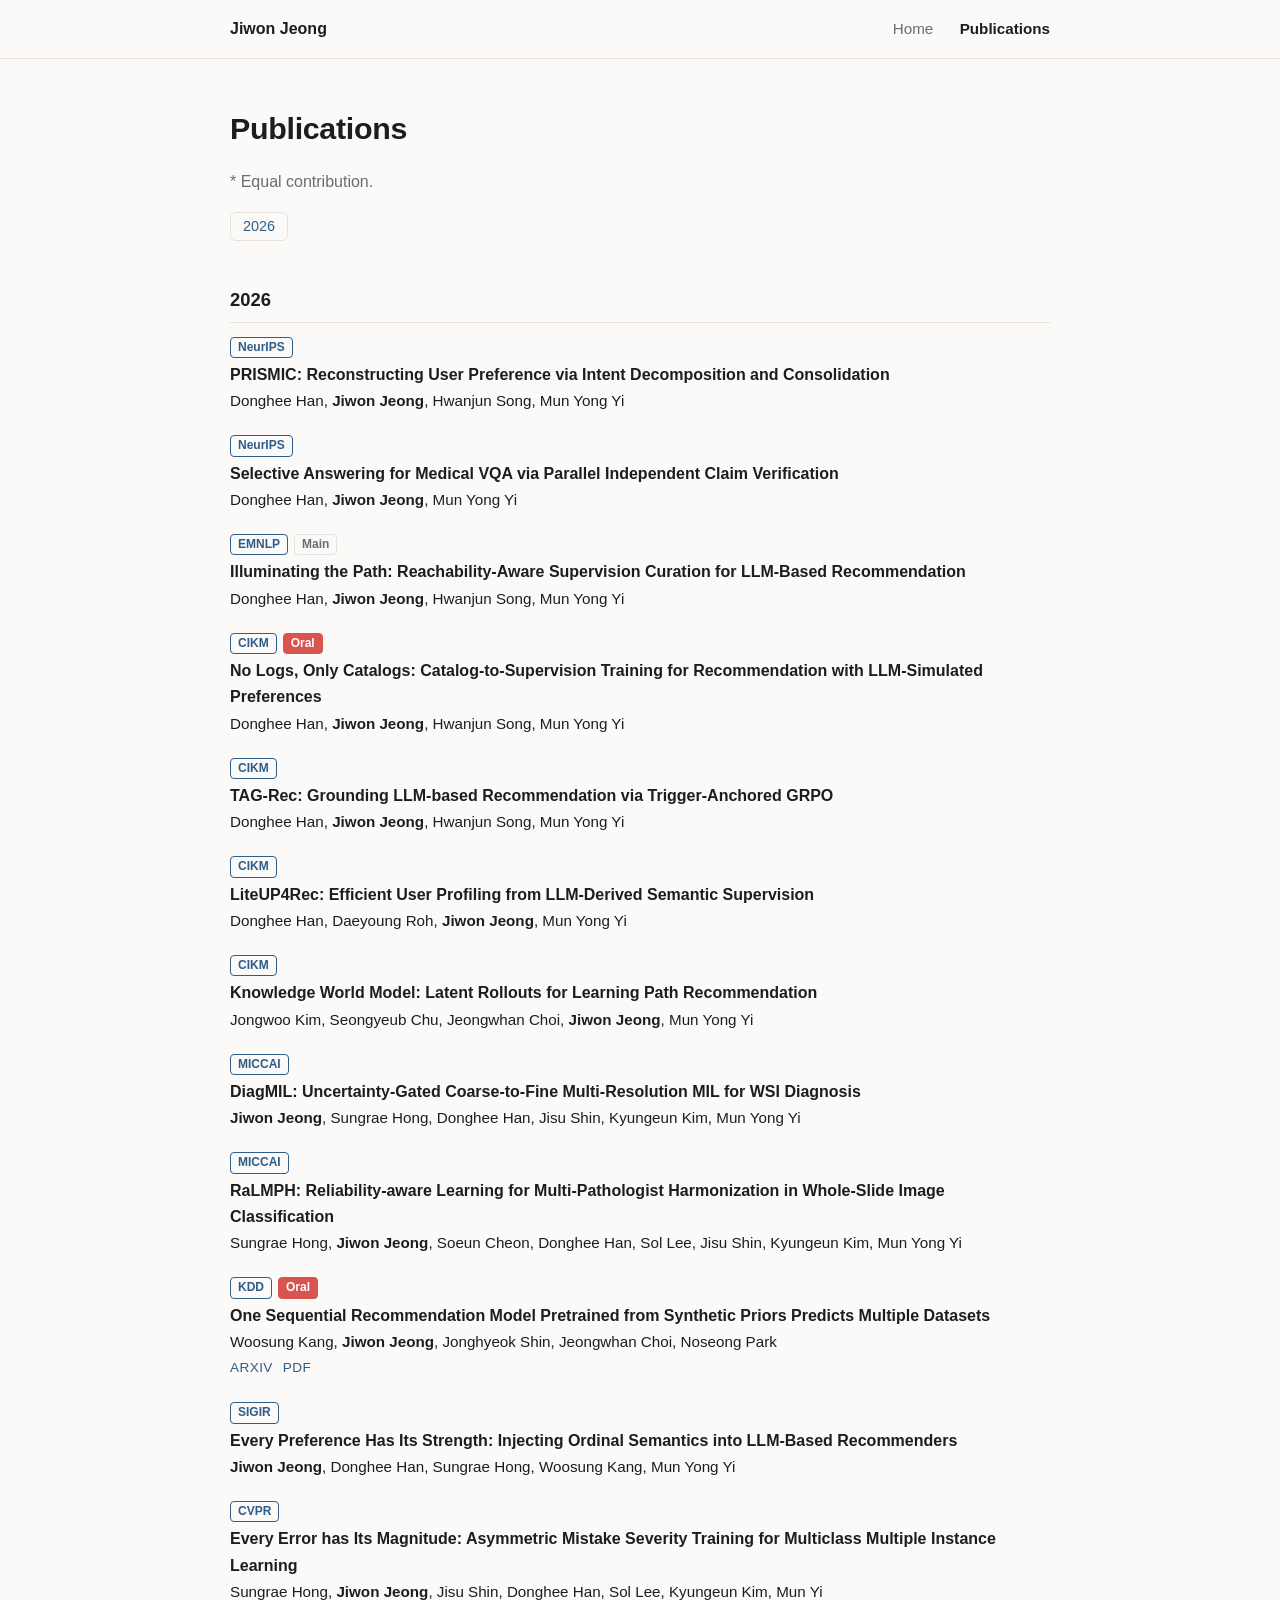
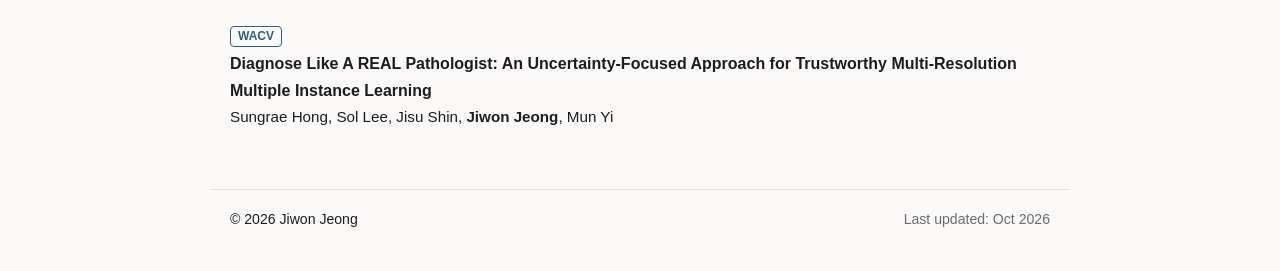
<file: publications.html>
<!DOCTYPE html>
<html lang="en">
<head>
  <meta charset="utf-8">
  <meta name="viewport" content="width=device-width, initial-scale=1">
  <title>Jiwon Jeong | Publications</title>
  <link rel="stylesheet" href="assets/style.css">
</head>
<body>
  <header class="site-header">
    <div class="wrap header-inner">
      <a class="brand" href="index.html">Jiwon Jeong</a>
      <nav>
        <a href="index.html">Home</a>
        <a href="publications.html" class="active">Publications</a>
      </nav>
    </div>
  </header>

  <main class="wrap">
    <section>
      <h1>Publications</h1>
      <p class="muted">* Equal contribution.</p>
      <nav id="year-nav" class="year-nav" aria-label="Jump to year"></nav>
    </section>
    <div id="pub-list"></div>
  </main>

  <footer class="wrap site-footer">
    <span>© 2026 Jiwon Jeong</span>
    <span class="muted">Last updated: Oct 2026</span>
  </footer>

  <script src="data/publications.js"></script>
  <script src="assets/publications.js"></script>
</body>
</html>
</file>
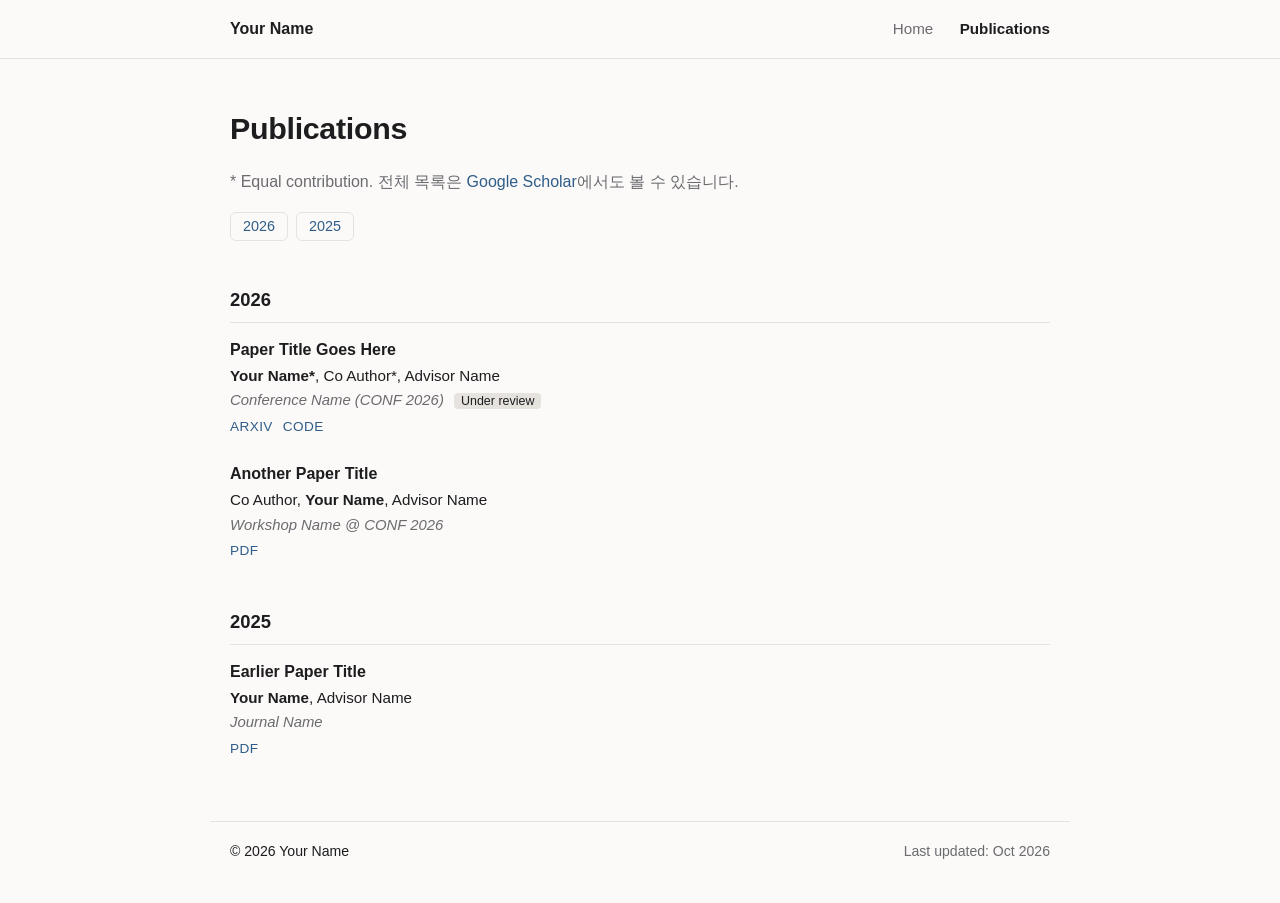
<file: homepage/publications.html>
<!DOCTYPE html>
<html lang="ko">
<head>
  <meta charset="utf-8">
  <meta name="viewport" content="width=device-width, initial-scale=1">
  <title>Your Name | Publications</title>
  <link rel="stylesheet" href="assets/style.css">
</head>
<body>
  <header class="site-header">
    <div class="wrap header-inner">
      <a class="brand" href="index.html">Your Name</a>
      <nav>
        <a href="index.html">Home</a>
        <a href="publications.html" class="active">Publications</a>
      </nav>
    </div>
  </header>

  <main class="wrap">
    <section>
      <h1>Publications</h1>
      <p class="muted">* Equal contribution. 전체 목록은 <a href="https://scholar.google.com/" target="_blank" rel="noopener">Google Scholar</a>에서도 볼 수 있습니다.</p>
      <nav id="year-nav" class="year-nav" aria-label="연도별 이동"></nav>
    </section>
    <div id="pub-list"></div>
  </main>

  <footer class="wrap site-footer">
    <span>© 2026 Your Name</span>
    <span class="muted">Last updated: Oct 2026</span>
  </footer>

  <script src="data/publications.js"></script>
  <script src="assets/publications.js"></script>
</body>
</html>
</file>
<file: assets/style.css>
:root {
  --bg: #fbfaf8;
  --text: #1d1d1f;
  --muted: #6b6b70;
  --line: #e6e3de;
  --accent: #2f5d8a;
  --pin: #d9534f;
  --card: #ffffff;
}
@media (prefers-color-scheme: dark) {
  :root {
    --bg: #141416;
    --text: #ececee;
    --muted: #9a9aa0;
    --line: #2c2c30;
    --accent: #8ab4e0;
    --pin: #f07167;
    --card: #1c1c1f;
  }
}

* { box-sizing: border-box; }
html { scroll-behavior: smooth; }
body {
  margin: 0;
  background: var(--bg);
  color: var(--text);
  font-family: "Pretendard", -apple-system, BlinkMacSystemFont, "Apple SD Gothic Neo", "Noto Sans KR", "Segoe UI", sans-serif;
  line-height: 1.65;
  font-size: 16px;
}
a { color: var(--accent); text-decoration: none; }
a:hover { text-decoration: underline; }
.wrap { max-width: 860px; margin: 0 auto; padding: 0 20px; }
.muted { color: var(--muted); }
h1 { font-size: 1.9rem; margin: 0 0 4px; letter-spacing: -0.01em; }
h2 { font-size: 1.15rem; margin: 0 0 14px; padding-bottom: 6px; border-bottom: 1px solid var(--line); }
section { margin: 44px 0; }

/* header */
.site-header { border-bottom: 1px solid var(--line); background: var(--bg); position: sticky; top: 0; z-index: 1000; }
.header-inner { display: flex; justify-content: space-between; align-items: center; height: 58px; }
.brand { font-weight: 700; color: var(--text); }
.site-header nav a { margin-left: 22px; color: var(--muted); font-size: 0.95rem; }
.site-header nav a.active { color: var(--text); font-weight: 600; }

/* intro */
.intro { display: flex; gap: 32px; align-items: flex-start; margin-top: 48px; }
.avatar { width: 160px; height: 160px; border-radius: 50%; object-fit: cover; flex-shrink: 0; }
.affil { color: var(--muted); margin: 0 0 12px; }
.links a { margin-right: 16px; font-weight: 500; }
@media (max-width: 600px) {
  .intro { flex-direction: column; align-items: center; text-align: center; }
  .avatar { width: 120px; height: 120px; }
}

/* tags */
.tags { list-style: none; padding: 0; margin: 0; display: flex; flex-wrap: wrap; gap: 8px; }
.tags li { border: 1px solid var(--line); border-radius: 999px; padding: 3px 12px; font-size: 0.9rem; }

/* timeline / news */
.timeline, .news { list-style: none; padding: 0; margin: 0; }
.timeline li { display: grid; grid-template-columns: 130px 1fr; gap: 12px; margin-bottom: 14px; }
.timeline li div { display: flex; flex-direction: column; }
.when { color: var(--muted); font-variant-numeric: tabular-nums; font-size: 0.92rem; }
.news li { margin-bottom: 6px; }
.news .when { display: inline-block; width: 76px; }
@media (max-width: 600px) { .timeline li { grid-template-columns: 1fr; gap: 0; } }

/* map */
#map { height: 440px; border-radius: 12px; border: 1px solid var(--line); margin-top: 12px; z-index: 0; }
.pin { background: none; border: none; }
.pin-dot {
  display: block; width: 14px; height: 14px; margin: 4px;
  border-radius: 50%; background: var(--pin);
  border: 2px solid #fff; box-shadow: 0 0 0 4px rgba(217, 83, 79, 0.25);
  cursor: pointer; transition: transform 0.15s;
}
.pin:hover .pin-dot { transform: scale(1.3); }
@media (max-width: 600px) { #map { height: 320px; } }

/* gallery */
.gallery { position: fixed; inset: 0; z-index: 2000; display: flex; align-items: center; justify-content: center; }
.gallery[hidden] { display: none; }
.gallery-backdrop { position: absolute; inset: 0; background: rgba(0, 0, 0, 0.7); }
.gallery-box {
  position: relative; background: var(--card); border-radius: 14px;
  width: min(820px, 94vw); max-height: 92vh; overflow: auto; padding: 22px 24px;
}
.gallery-close { position: absolute; top: 10px; right: 14px; font-size: 1.6rem; background: none; border: none; color: var(--muted); cursor: pointer; }
.gallery-head h3 { margin: 0; }
.gallery-head p { margin: 2px 0 14px; }
.gallery-stage { position: relative; display: flex; align-items: center; justify-content: center; min-height: 160px; }
.gallery-stage figure { margin: 0; text-align: center; }
.gallery-stage figure[hidden] { display: none; }
#gallery-img { max-width: 100%; max-height: 60vh; border-radius: 8px; display: block; margin: 0 auto; }
figcaption { color: var(--muted); font-size: 0.9rem; margin-top: 8px; }
.nav {
  position: absolute; top: 50%; transform: translateY(-50%);
  background: rgba(0, 0, 0, 0.45); color: #fff; border: none; border-radius: 50%;
  width: 38px; height: 38px; font-size: 1.4rem; cursor: pointer;
}
.nav[hidden] { display: none; }
.nav.prev { left: 6px; }
.nav.next { right: 6px; }
.thumbs { display: flex; gap: 8px; overflow-x: auto; margin-top: 14px; }
.thumbs button { padding: 0; border: 2px solid transparent; border-radius: 6px; background: none; cursor: pointer; flex-shrink: 0; }
.thumbs button.on { border-color: var(--accent); }
.thumbs img { width: 72px; height: 54px; object-fit: cover; border-radius: 4px; display: block; }

/* publications */
.year-nav { display: flex; flex-wrap: wrap; gap: 8px; margin-top: 14px; }
.year-nav a { border: 1px solid var(--line); border-radius: 6px; padding: 2px 12px; font-size: 0.9rem; }
.pub-year { scroll-margin-top: 76px; }
.pubs { list-style: none; padding: 0; margin: 0; }
.pubs li { margin-bottom: 22px; }
.pubs p { margin: 0; }
.pub-title { font-weight: 600; }
.pub-authors { font-size: 0.95rem; }
.pub-tags { display: flex; flex-wrap: wrap; gap: 6px; margin-bottom: 4px !important; }
.tag { font-size: 0.75rem; font-weight: 600; line-height: 1.6; border: 1px solid var(--line); color: var(--muted); border-radius: 4px; padding: 0 7px; }
.tag-venue { border-color: var(--accent); color: var(--accent); }
.tag-oral { border-color: var(--pin); background: var(--pin); color: #fff; }
.pub-links a { font-size: 0.85rem; margin-right: 10px; text-transform: uppercase; letter-spacing: 0.03em; }

/* footer */
.site-footer { display: flex; justify-content: space-between; border-top: 1px solid var(--line); padding-top: 18px; padding-bottom: 40px; margin-top: 60px; font-size: 0.88rem; }
</file>
<file: homepage/assets/style.css>
:root {
  --bg: #fbfaf8;
  --text: #1d1d1f;
  --muted: #6b6b70;
  --line: #e6e3de;
  --accent: #2f5d8a;
  --pin: #d9534f;
  --card: #ffffff;
}
@media (prefers-color-scheme: dark) {
  :root {
    --bg: #141416;
    --text: #ececee;
    --muted: #9a9aa0;
    --line: #2c2c30;
    --accent: #8ab4e0;
    --pin: #f07167;
    --card: #1c1c1f;
  }
}

* { box-sizing: border-box; }
html { scroll-behavior: smooth; }
body {
  margin: 0;
  background: var(--bg);
  color: var(--text);
  font-family: "Pretendard", -apple-system, BlinkMacSystemFont, "Apple SD Gothic Neo", "Noto Sans KR", "Segoe UI", sans-serif;
  line-height: 1.65;
  font-size: 16px;
}
a { color: var(--accent); text-decoration: none; }
a:hover { text-decoration: underline; }
.wrap { max-width: 860px; margin: 0 auto; padding: 0 20px; }
.muted { color: var(--muted); }
h1 { font-size: 1.9rem; margin: 0 0 4px; letter-spacing: -0.01em; }
h2 { font-size: 1.15rem; margin: 0 0 14px; padding-bottom: 6px; border-bottom: 1px solid var(--line); }
section { margin: 44px 0; }

/* header */
.site-header { border-bottom: 1px solid var(--line); background: var(--bg); position: sticky; top: 0; z-index: 1000; }
.header-inner { display: flex; justify-content: space-between; align-items: center; height: 58px; }
.brand { font-weight: 700; color: var(--text); }
.site-header nav a { margin-left: 22px; color: var(--muted); font-size: 0.95rem; }
.site-header nav a.active { color: var(--text); font-weight: 600; }

/* intro */
.intro { display: flex; gap: 32px; align-items: flex-start; margin-top: 48px; }
.avatar { width: 160px; height: 160px; border-radius: 50%; object-fit: cover; flex-shrink: 0; }
.affil { color: var(--muted); margin: 0 0 12px; }
.links a { margin-right: 16px; font-weight: 500; }
@media (max-width: 600px) {
  .intro { flex-direction: column; align-items: center; text-align: center; }
  .avatar { width: 120px; height: 120px; }
}

/* tags */
.tags { list-style: none; padding: 0; margin: 0; display: flex; flex-wrap: wrap; gap: 8px; }
.tags li { border: 1px solid var(--line); border-radius: 999px; padding: 3px 12px; font-size: 0.9rem; }

/* timeline / news */
.timeline, .news { list-style: none; padding: 0; margin: 0; }
.timeline li { display: grid; grid-template-columns: 130px 1fr; gap: 12px; margin-bottom: 14px; }
.timeline li div { display: flex; flex-direction: column; }
.when { color: var(--muted); font-variant-numeric: tabular-nums; font-size: 0.92rem; }
.news li { margin-bottom: 6px; }
.news .when { display: inline-block; width: 76px; }
@media (max-width: 600px) { .timeline li { grid-template-columns: 1fr; gap: 0; } }

/* map */
#map { height: 440px; border-radius: 12px; border: 1px solid var(--line); margin-top: 12px; z-index: 0; }
.pin { background: none; border: none; }
.pin-dot {
  display: block; width: 14px; height: 14px; margin: 4px;
  border-radius: 50%; background: var(--pin);
  border: 2px solid #fff; box-shadow: 0 0 0 4px rgba(217, 83, 79, 0.25);
  cursor: pointer; transition: transform 0.15s;
}
.pin:hover .pin-dot { transform: scale(1.3); }
@media (max-width: 600px) { #map { height: 320px; } }

/* gallery */
.gallery { position: fixed; inset: 0; z-index: 2000; display: flex; align-items: center; justify-content: center; }
.gallery[hidden] { display: none; }
.gallery-backdrop { position: absolute; inset: 0; background: rgba(0, 0, 0, 0.7); }
.gallery-box {
  position: relative; background: var(--card); border-radius: 14px;
  width: min(820px, 94vw); max-height: 92vh; overflow: auto; padding: 22px 24px;
}
.gallery-close { position: absolute; top: 10px; right: 14px; font-size: 1.6rem; background: none; border: none; color: var(--muted); cursor: pointer; }
.gallery-head h3 { margin: 0; }
.gallery-head p { margin: 2px 0 14px; }
.gallery-stage { position: relative; display: flex; align-items: center; justify-content: center; min-height: 160px; }
.gallery-stage figure { margin: 0; text-align: center; }
.gallery-stage figure[hidden] { display: none; }
#gallery-img { max-width: 100%; max-height: 60vh; border-radius: 8px; display: block; margin: 0 auto; }
figcaption { color: var(--muted); font-size: 0.9rem; margin-top: 8px; }
.nav {
  position: absolute; top: 50%; transform: translateY(-50%);
  background: rgba(0, 0, 0, 0.45); color: #fff; border: none; border-radius: 50%;
  width: 38px; height: 38px; font-size: 1.4rem; cursor: pointer;
}
.nav[hidden] { display: none; }
.nav.prev { left: 6px; }
.nav.next { right: 6px; }
.thumbs { display: flex; gap: 8px; overflow-x: auto; margin-top: 14px; }
.thumbs button { padding: 0; border: 2px solid transparent; border-radius: 6px; background: none; cursor: pointer; flex-shrink: 0; }
.thumbs button.on { border-color: var(--accent); }
.thumbs img { width: 72px; height: 54px; object-fit: cover; border-radius: 4px; display: block; }

/* publications */
.year-nav { display: flex; flex-wrap: wrap; gap: 8px; margin-top: 14px; }
.year-nav a { border: 1px solid var(--line); border-radius: 6px; padding: 2px 12px; font-size: 0.9rem; }
.pub-year { scroll-margin-top: 76px; }
.pubs { list-style: none; padding: 0; margin: 0; }
.pubs li { margin-bottom: 22px; }
.pubs p { margin: 0; }
.pub-title { font-weight: 600; }
.pub-authors { font-size: 0.95rem; }
.pub-venue { color: var(--muted); font-size: 0.93rem; }
.badge { font-style: normal; font-size: 0.78rem; background: var(--line); color: var(--text); border-radius: 4px; padding: 1px 7px; margin-left: 6px; }
.pub-links a { font-size: 0.85rem; margin-right: 10px; text-transform: uppercase; letter-spacing: 0.03em; }

/* footer */
.site-footer { display: flex; justify-content: space-between; border-top: 1px solid var(--line); padding-top: 18px; padding-bottom: 40px; margin-top: 60px; font-size: 0.88rem; }
</file>
